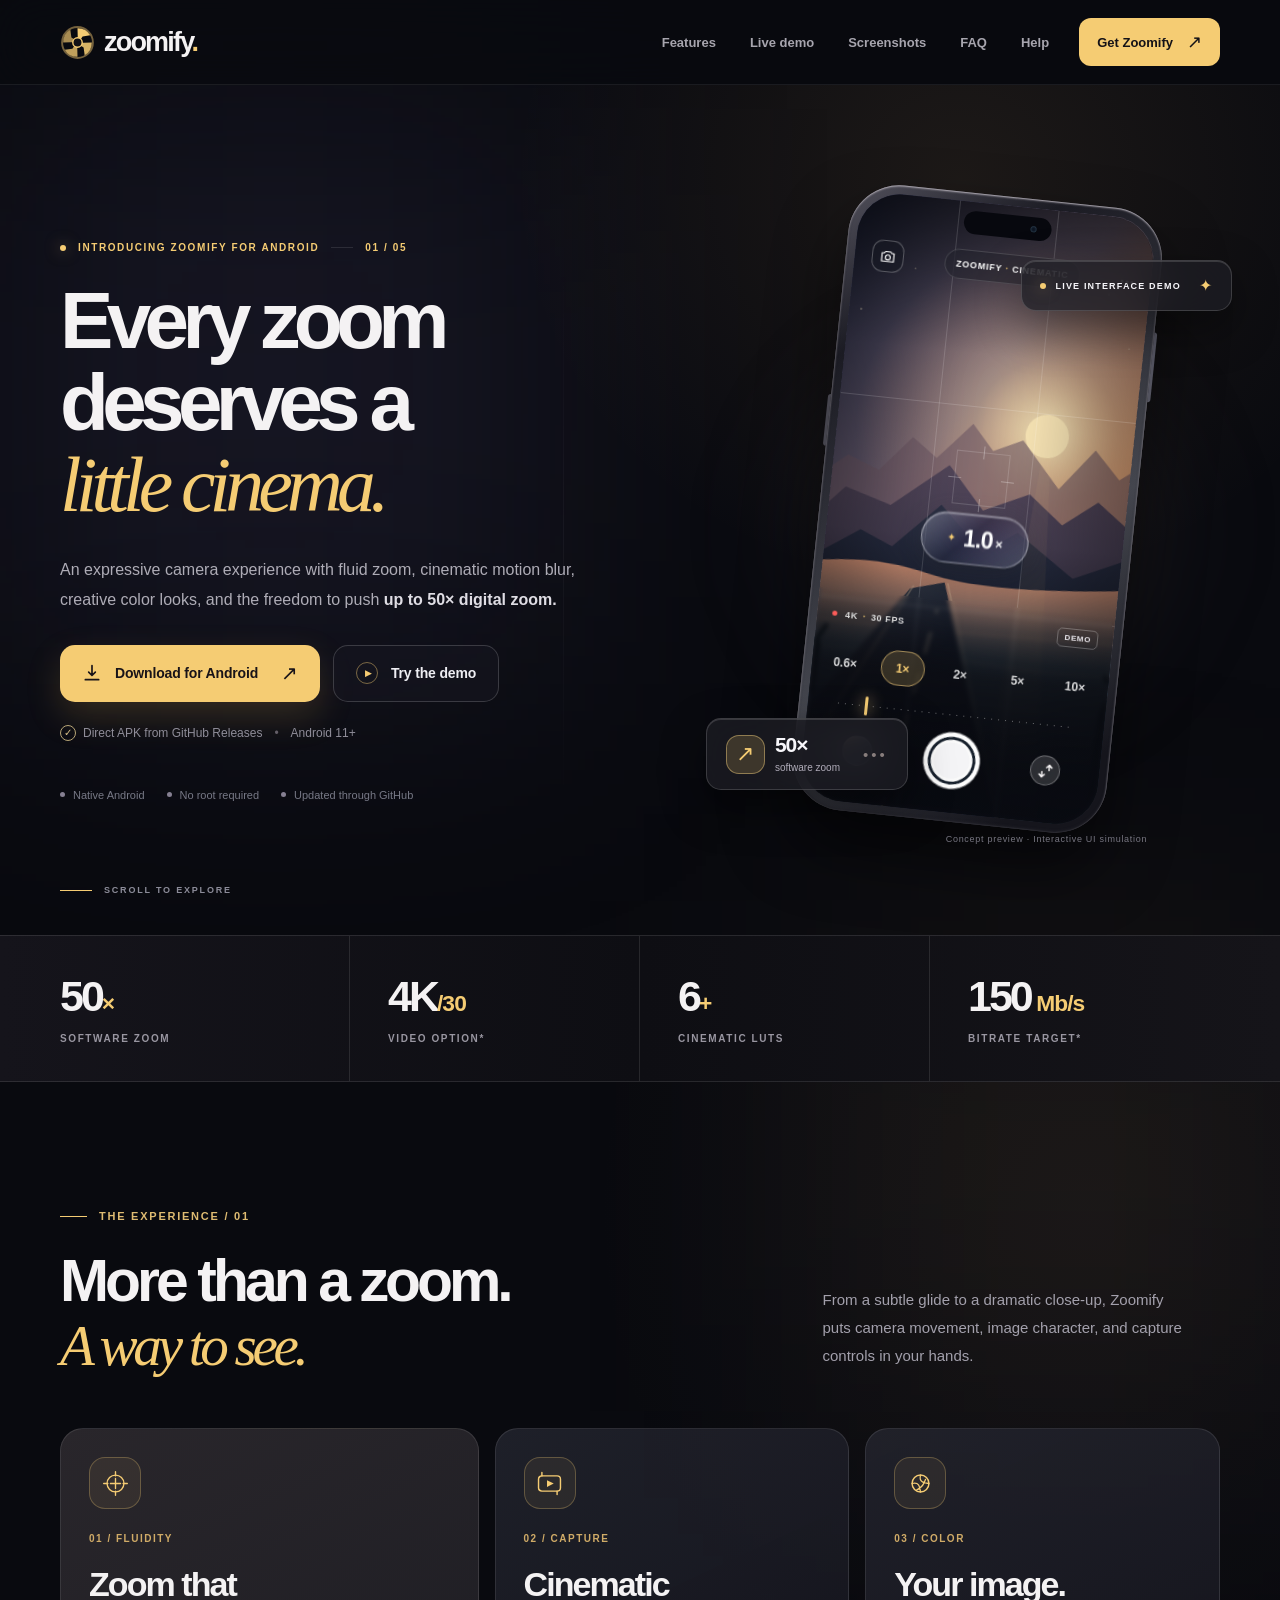
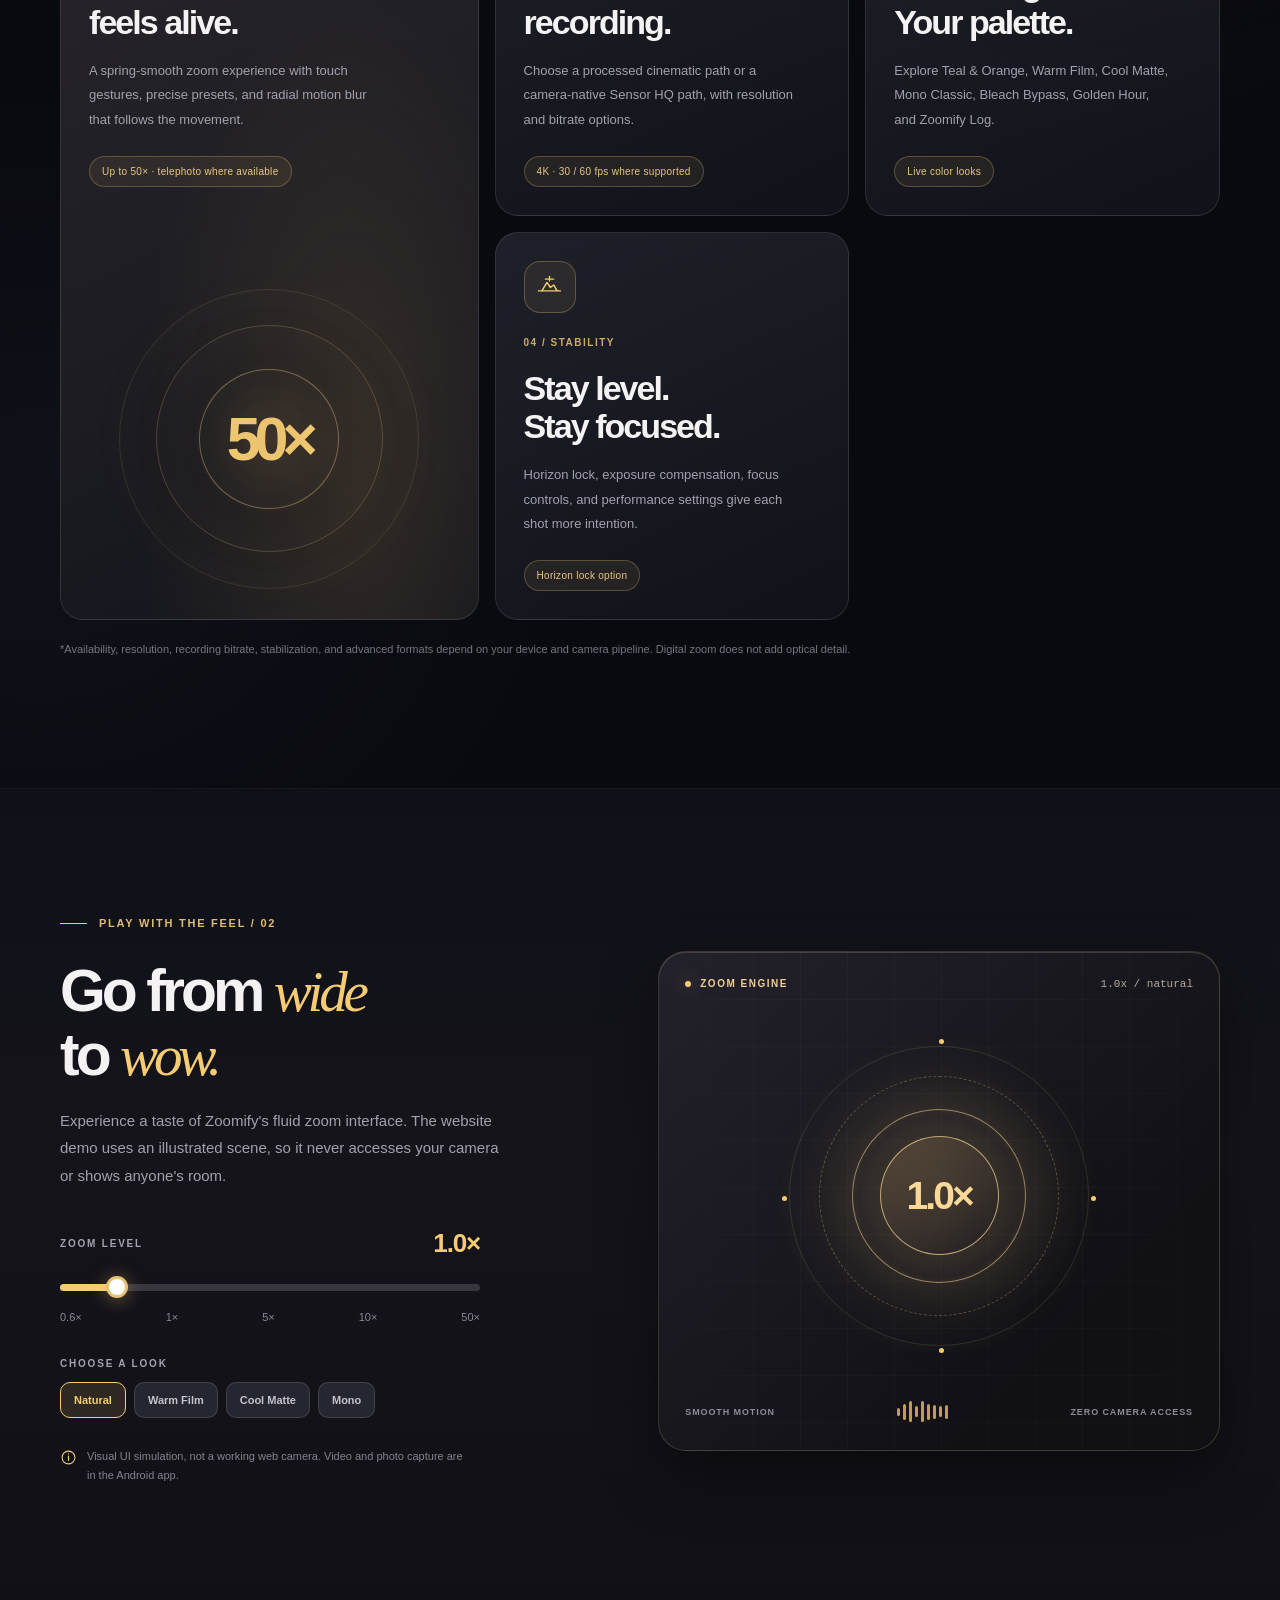
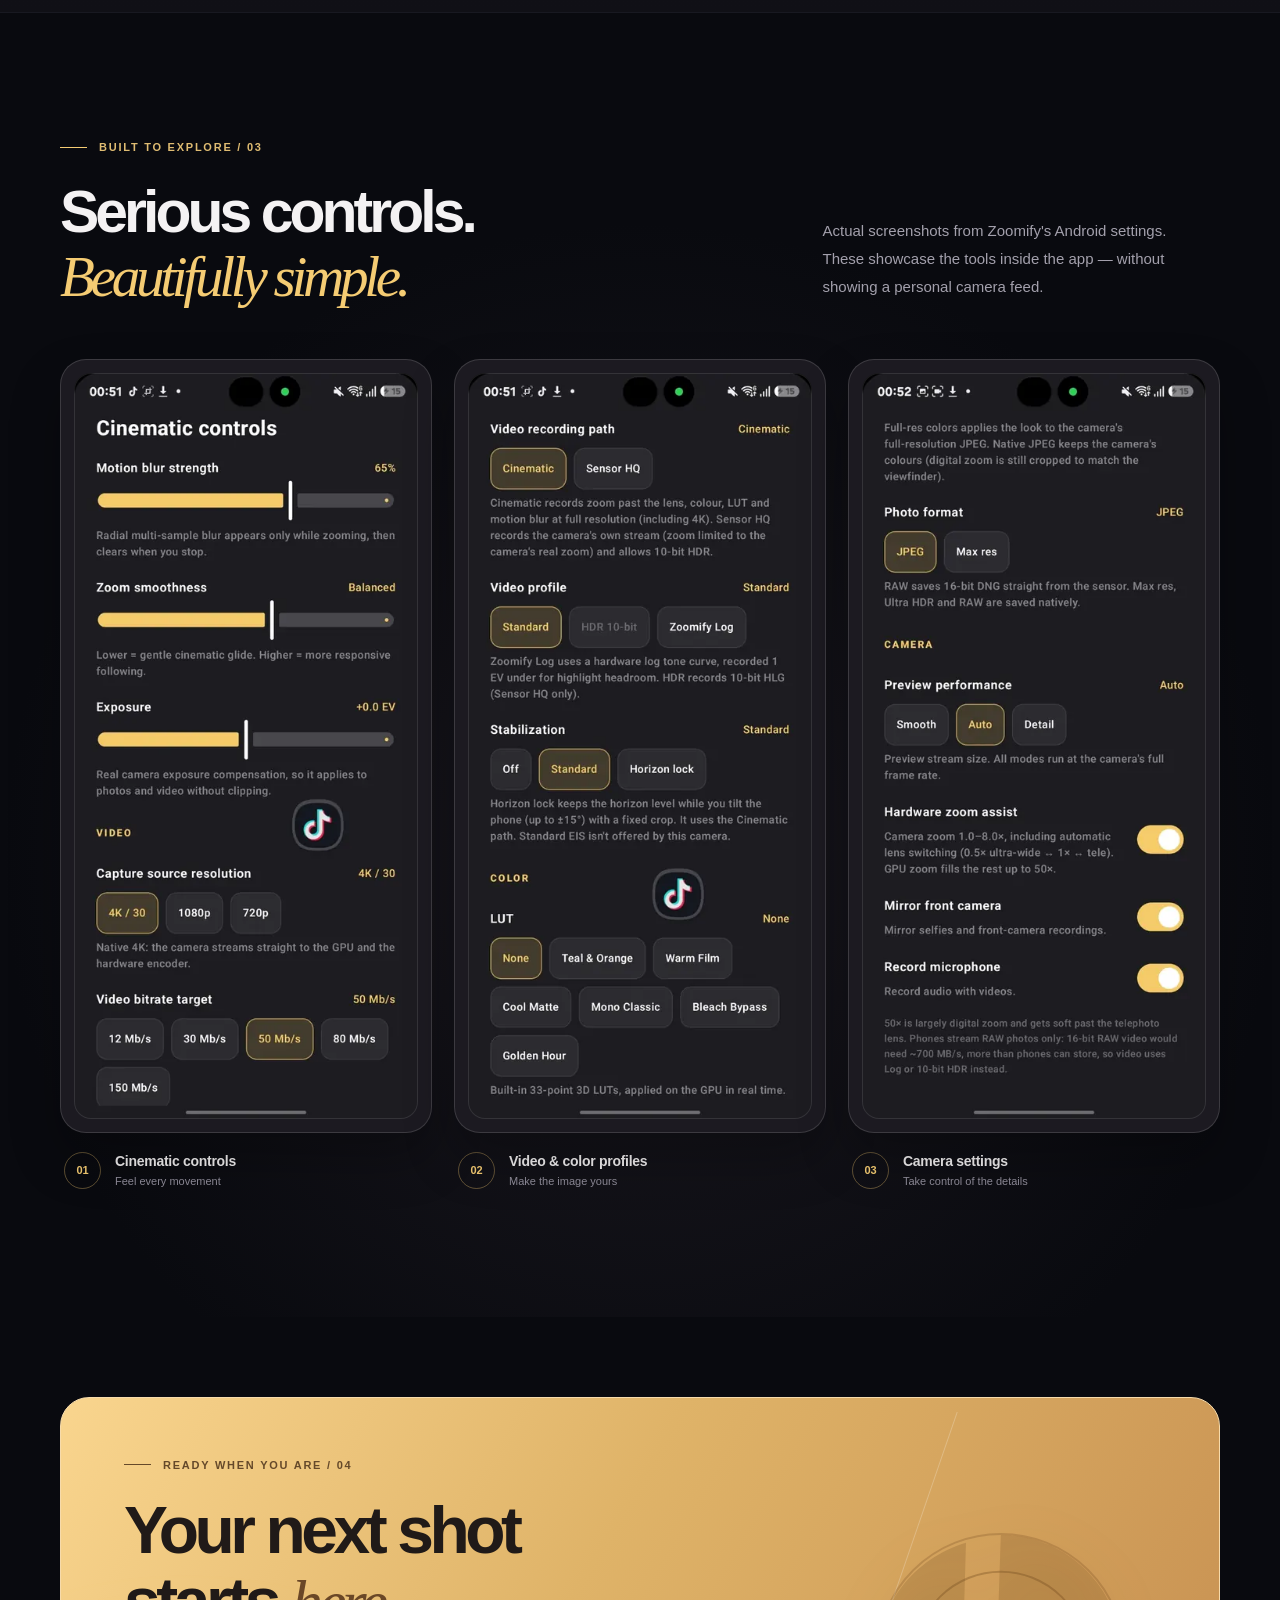
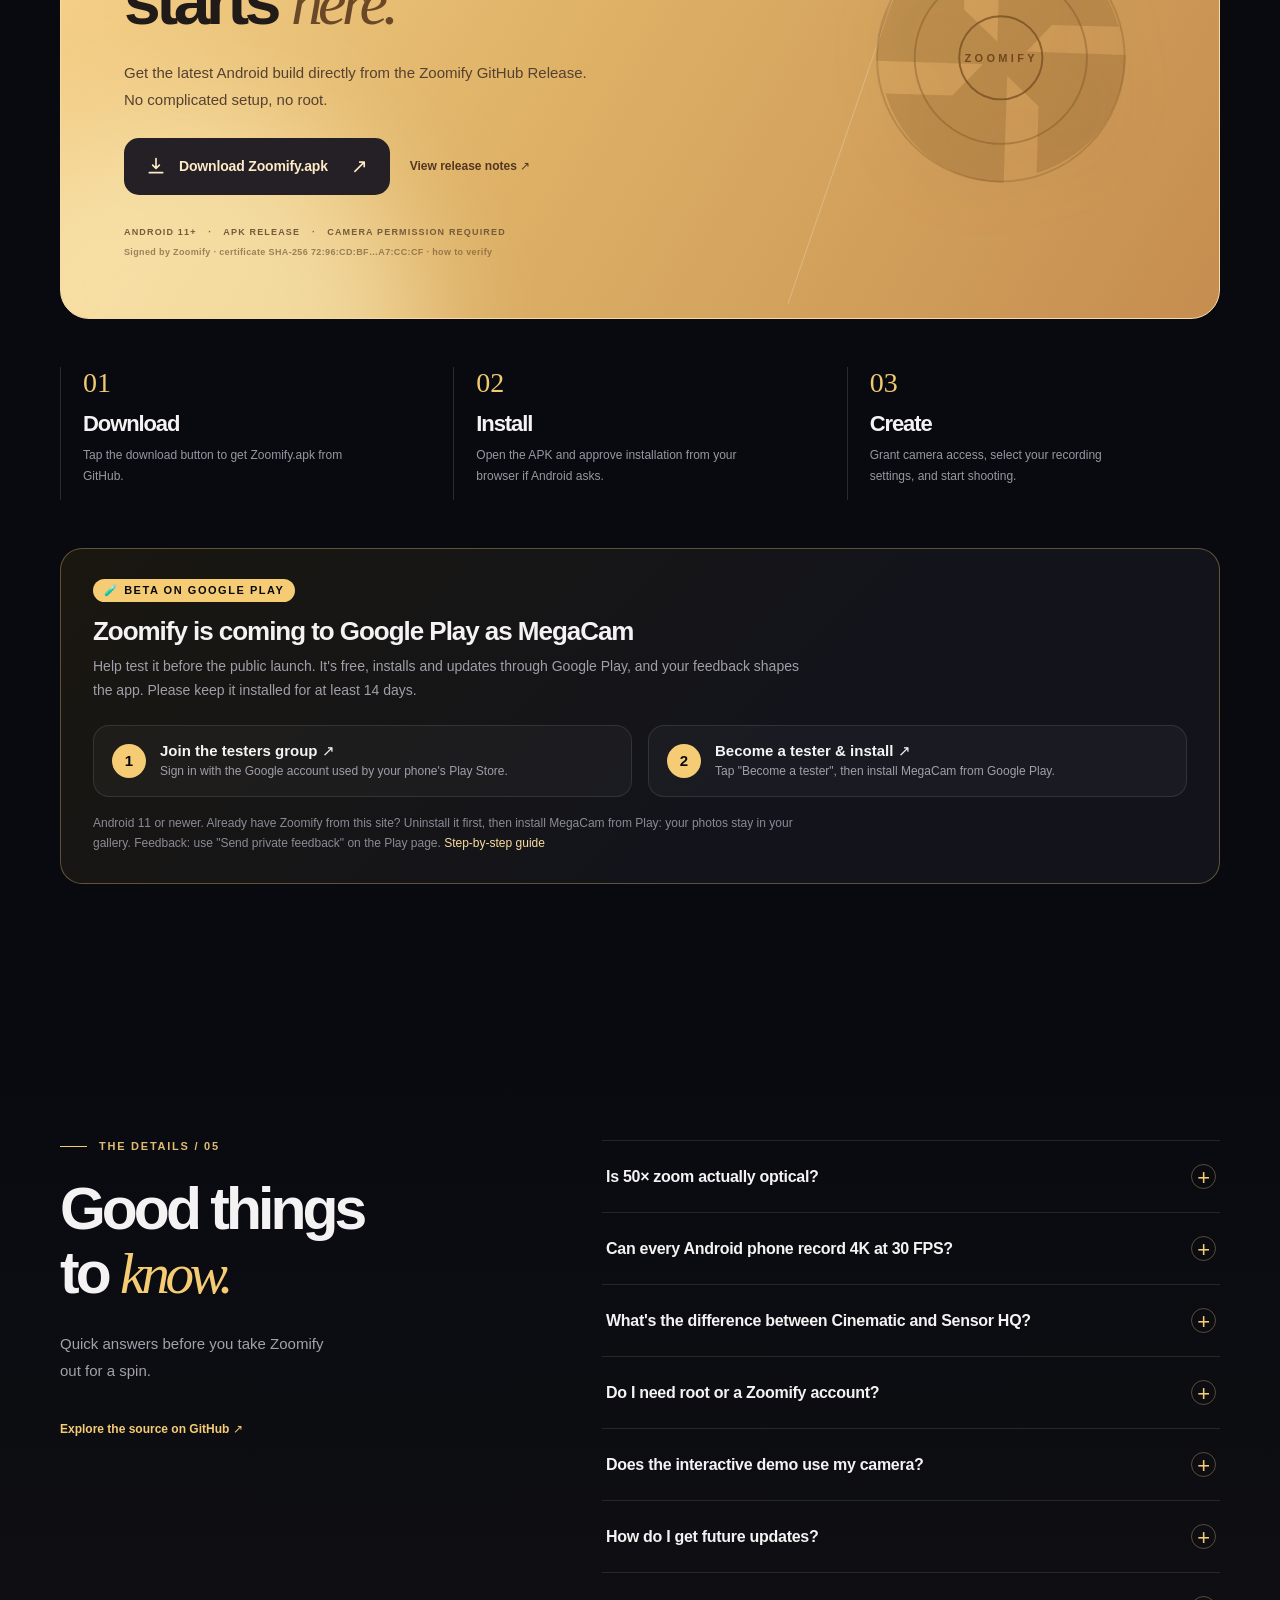
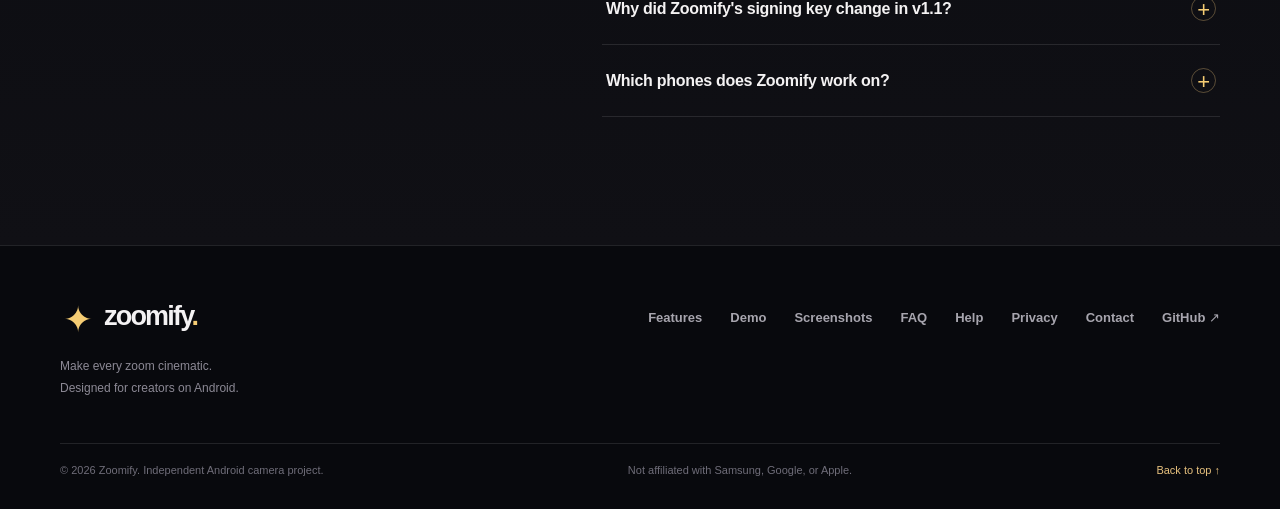
<file: site/index.html>
<!DOCTYPE html>
<html lang="en">
<head>
  <meta charset="UTF-8">
  <meta name="viewport" content="width=device-width, initial-scale=1, viewport-fit=cover">
  <meta name="theme-color" content="#0a0a0e">
  <meta name="description" content="Zoomify is a cinematic camera app for Android. Explore smooth software zoom up to 50×, motion blur, creative color looks, and advanced capture controls. Download the latest Android APK on GitHub.">
  <meta property="og:type" content="website">
  <meta property="og:title" content="Zoomify — Make every zoom cinematic">
  <meta property="og:description" content="Up to 50× software zoom. Cinematic motion blur. Creative color science. Built for Android.">
  <meta name="twitter:card" content="summary_large_image">
  <meta name="color-scheme" content="dark">
  <link rel="icon" href="[data-uri]" type="image/svg+xml">
  <style>
@charset "UTF-8";
:root{--bg:#090a0f;--surface:#13141b;--surface-2:#191a22;--muted:#a09fa9;--text:#f4f2f3;--gold:#f5cc73;--gold-soft:#f9dda0;--line:rgba(255,255,255,.105);--radius:24px;--container:1160px}
*{box-sizing:border-box}
html{scroll-behavior:smooth;scroll-padding-top:88px;overflow-x:clip}
body{margin:0;background:var(--bg);color:var(--text);font-family:Inter,"SF Pro Display",-apple-system,BlinkMacSystemFont,"Segoe UI",sans-serif;font-synthesis:none;-webkit-font-smoothing:antialiased;overflow-x:hidden}
body::before{content:"";position:fixed;inset:0;pointer-events:none;z-index:99;opacity:.075;background-image:url('data:image/svg+xml,%3Csvg viewBox="0 0 160 160" xmlns="http://www.w3.org/2000/svg"%3E%3Cfilter id="n"%3E%3CfeTurbulence type="fractalNoise" baseFrequency=".9" numOctaves="3" stitchTiles="stitch"/%3E%3C/filter%3E%3Crect width="100%25" height="100%25" filter="url(%23n)" opacity=".13"/%3E%3C/svg%3E');mix-blend-mode:soft-light}
button,input{font:inherit}button{cursor:pointer}a{color:inherit;text-decoration:none}svg{display:block;max-width:100%}img{display:block;max-width:100%}h1,h2,h3,p{margin-top:0}h1,h2,h3{letter-spacing:-.048em}::selection{background:#eac379;color:#17120b}
:focus-visible{outline:2px solid var(--gold);outline-offset:5px}
.container{width:min(var(--container),calc(100% - 72px));margin-inline:auto}.section-pad{padding:128px 0}.skip-link{position:absolute;left:16px;top:-70px;z-index:250;padding:12px 18px;background:var(--gold);color:#17110b;border-radius:10px}.skip-link:focus{top:12px}
.ambient{position:absolute;pointer-events:none;filter:blur(130px);z-index:-1}.ambient-one{left:0;top:12%;width:43vw;height:45vw;background:rgba(62,59,98,.24)}.ambient-two{right:0;top:900px;width:35vw;height:40vw;background:rgba(148,112,55,.09)}
/* Header */
.site-header{position:sticky;top:0;z-index:90;background:rgba(9,10,15,.82);border-bottom:1px solid rgba(255,255,255,.075);backdrop-filter:blur(24px) saturate(125%);-webkit-backdrop-filter:blur(24px) saturate(125%)}
.nav{height:84px;display:flex;align-items:center;gap:30px;justify-content:space-between}.brand{display:inline-flex;align-items:center;gap:9px;min-width:max-content}.brand-symbol{width:35px;height:35px;color:var(--gold);display:grid;place-items:center;font-size:36px}.brand-symbol svg{width:100%;height:100%}.brand-word{font-size:27px;font-weight:850;letter-spacing:-1.8px}.brand-dot{color:var(--gold)}
.nav-links{display:flex;align-items:center;gap:34px;margin-left:auto}.nav-links a,.footer-links a{font-size:13px;color:#a7a5ae;font-weight:580;transition:color .2s}.nav-links a:hover,.footer-links a:hover{color:#fff}.nav-download{display:inline-flex;align-items:center;gap:14px;font-size:13px;font-weight:750;color:#141217;background:var(--gold);padding:13px 18px;border-radius:12px;transition:transform .25s,box-shadow .25s}.nav-download:hover{transform:translateY(-2px);box-shadow:0 10px 24px rgba(239,192,97,.2)}.nav-download span{font-size:18px;font-weight:500}.menu-toggle{display:none}
/* Hero */
.hero{position:relative;overflow:hidden;min-height:835px;padding-top:95px;padding-bottom:72px}.hero::before{content:"";position:absolute;right:-6%;top:-24%;width:69vw;height:750px;z-index:-1;background:radial-gradient(ellipse at 55% 40%,rgba(199,154,97,.105),transparent 65%)}.hero::after{content:"";position:absolute;left:44%;top:22%;width:1px;height:62%;background:linear-gradient(transparent,rgba(255,255,255,.04),transparent);z-index:-1}.hero-grid{display:grid;grid-template-columns:minmax(0,1.13fr) minmax(370px,.87fr);align-items:center;gap:45px}.hero-copy{position:relative;z-index:2;max-width:690px}.eyebrow,.section-kicker{font-size:11px;letter-spacing:.20em;font-weight:750;color:var(--gold);display:flex;align-items:center;gap:12px}.eyebrow{font-size:10px;letter-spacing:.16em;white-space:nowrap}.eyebrow-dot,.pulse-dot,.demo-status-dot{display:inline-block;width:6px;height:6px;background:var(--gold);border-radius:50%;box-shadow:0 0 15px rgba(245,204,115,.5);flex:0 0 auto}.eyebrow-line{height:1px;width:22px;background:var(--line)}.hero h1{font-size:clamp(62px,6.25vw,94px);line-height:1.02;font-weight:760;letter-spacing:-.083em;margin:27px 0 30px}.hero h1 em,.section-intro h2 em,.demo h2 em,.download-banner h2 em,.faq h2 em{font-family:Georgia,"Times New Roman",serif;font-size:.97em;letter-spacing:-.075em;color:var(--gold);font-weight:500}.hero-description{font-size:16px;line-height:1.86;color:#aeacb6;max-width:515px}.hero-description strong{font-weight:650;color:#dfdde4}.hero-actions{display:flex;align-items:center;gap:13px;flex-wrap:wrap;margin-top:30px}.button{display:inline-flex;align-items:center;justify-content:center;gap:13px;border-radius:15px;min-height:57px;padding:16px 22px;font-size:14px;letter-spacing:-.012em;font-weight:745;white-space:nowrap;transition:transform .25s,background .25s,border-color .25s,box-shadow .25s}.button:hover{transform:translateY(-3px)}.button svg{width:20px;height:20px}.button-gold{background:var(--gold);color:#181318;box-shadow:0 14px 35px rgba(239,184,84,.17)}.button-gold:hover{background:#fbd88e;box-shadow:0 18px 40px rgba(239,184,84,.22)}.button-arrow{margin-left:10px;font-size:20px;font-weight:400}.button-outline{border:1px solid rgba(255,255,255,.17);background:#17172099;color:#eeeef3}.button-outline:hover{border-color:rgba(255,255,255,.45);background:#22242b}.play-icon{font-size:9px;color:var(--gold);border:1px solid rgba(245,204,115,.45);border-radius:50%;width:22px;height:22px;display:grid;place-items:center;padding-left:2px}.hero-footnote{color:#8f8d99;font-size:12px;display:flex;align-items:center;gap:7px;margin-top:23px}.check-ring{border:1px solid #b7a576;color:#d9c089;width:16px;height:16px;display:inline-grid;place-items:center;border-radius:50%;font-size:10px}.tiny-divider{padding-inline:5px;color:#635e67}.hero-flags{display:flex;flex-wrap:wrap;gap:15px 22px;margin-top:48px}.hero-flags span{font-size:11px;color:#777986;display:flex;align-items:center;gap:8px}.hero-flags i{width:5px;height:5px;border-radius:50%;background:#868092}.hero-scroll-cue{position:absolute;bottom:40px;left:calc((100% - min(var(--container),100% - 72px))/2);display:flex;align-items:center;gap:12px;letter-spacing:.20em;font-size:9px;font-weight:800;color:#8c8c99}.scroll-line{height:1px;width:32px;background:var(--gold)}
/* Device */
.hero-visual{position:relative;display:flex;justify-content:center;padding:15px 0 40px;min-height:635px}.visual-halo{position:absolute;top:18%;left:2%;width:98%;height:66%;border-radius:50%;background:radial-gradient(ellipse,rgba(209,166,104,.2),rgba(109,94,106,.07) 50%,transparent 72%);filter:blur(45px)}.phone-wrap{position:relative;z-index:2;transform:rotate(6deg);transition:transform .45s cubic-bezier(.22,1,.36,1)}.hero-visual:hover .phone-wrap{transform:rotate(2deg) translateY(-5px)}.device{width:315px;height:628px;border-radius:51px;padding:9px;background:linear-gradient(140deg,#52515c,#1b1b23 20%,#44464e 60%,#15151c 90%);box-shadow:0 36px 65px rgba(0,0,0,.52),inset 0 1px 2px #bfbac3,inset 0 -1px 3px #24242b;position:relative}.device::before{content:"";position:absolute;top:120px;right:-3px;width:3px;height:70px;background:#53535f;border-radius:0 3px 3px 0}.device::after{content:"";position:absolute;top:215px;left:-3px;width:3px;height:52px;background:#45444d;border-radius:3px 0 0 3px}.phone-screen{position:relative;width:100%;height:100%;border-radius:43px;overflow:hidden;background:#181926;isolation:isolate}.phone-sensor{position:absolute;z-index:15;top:9px;left:50%;transform:translateX(-50%);width:88px;height:23px;border-radius:25px;background:#07080e}.phone-sensor:after{content:"";position:absolute;right:15px;top:9px;width:6px;height:6px;border-radius:50%;background:#0b1422;box-shadow:inset 0 0 2px #476072}.camera-scene{position:absolute;inset:-2%;transform-origin:50% 54%;transform:scale(var(--scene-zoom,1));transition:transform .62s cubic-bezier(.16,1,.3,1),filter .42s ease;will-change:transform;filter:var(--camera-filter,none)}.camera-scene svg{width:100%;height:100%;object-fit:cover}.camera-scene.is-zooming{filter:var(--camera-filter,none) blur(2px)}.scene-vignette{pointer-events:none;position:absolute;inset:0;box-shadow:inset 0 0 115px 40px rgba(0,0,0,.44);background:linear-gradient(180deg,rgba(0,0,0,.42),transparent 25%,transparent 55%,rgba(0,0,0,.7) 92%);z-index:1}.scene-guide{position:absolute;background:rgba(255,255,255,.15);z-index:3;pointer-events:none}.guide-left{height:100%;width:1px;left:33.33%;top:0}.guide-right{height:100%;width:1px;left:66.66%;top:0}.guide-top{width:100%;height:1px;top:33.33%;left:0}.guide-bottom{width:100%;height:1px;top:66.66%;left:0}.camera-top{position:absolute;z-index:6;top:47px;left:17px;right:17px;display:flex;align-items:center;justify-content:space-between;gap:6px;color:#fff;font-size:9px;font-weight:800;letter-spacing:.09em}.camera-icon{background:#15172069;border:1px solid #ffffff44;backdrop-filter:blur(8px);border-radius:11px;display:grid;place-items:center;width:32px;height:32px}.camera-icon svg{width:18px}.camera-mode{background:#1517205b;padding:9px 10px;border:1px solid #ffffff25;border-radius:20px;backdrop-filter:blur(15px);white-space:nowrap}.camera-mode b{color:var(--gold)}.camera-top-dots{display:flex;gap:2px}.camera-top-dots span{width:3px;height:3px;border-radius:50%;background:#fff}.camera-focus{position:absolute;z-index:3;left:50%;top:45%;width:54px;height:54px;transform:translate(-50%,-50%);border:1px solid #ffffff44;opacity:.6}.camera-focus:before,.camera-focus:after{content:"";position:absolute;background:rgba(255,255,255,.5)}.camera-focus:before{width:13px;height:1px;top:50%;left:-7px}.camera-focus:after{height:13px;width:1px;left:50%;top:-7px}.camera-focus span:first-child:before,.camera-focus span:first-child:after{content:"";position:absolute;background:rgba(255,255,255,.5)}.camera-focus span:first-child:before{width:13px;height:1px;top:50%;right:-7px}.camera-focus span:first-child:after{height:13px;width:1px;left:50%;bottom:-7px}.camera-zoom-badge{z-index:6;position:absolute;top:55%;left:50%;transform:translate(-50%,-50%);display:flex;align-items:center;justify-content:center;gap:2px;min-width:108px;padding:11px 16px;background:linear-gradient(135deg,rgba(255,255,255,.26),rgba(38,36,43,.32) 45%,rgba(255,255,255,.16));border:1px solid rgba(255,255,255,.46);border-radius:99px;box-shadow:inset 0 1px 1px rgba(255,255,255,.36),0 7px 30px #0005,0 0 30px #ffffff13;backdrop-filter:blur(22px) saturate(180%);-webkit-backdrop-filter:blur(22px) saturate(180%);color:#fff;font-size:23px;letter-spacing:-.04em;font-weight:700;transition:transform .18s}.camera-zoom-badge.popping{transform:translate(-50%,-50%) scale(1.08)}.zoom-cross{font-size:11px;color:var(--gold);margin-right:7px}.zoom-suffix{font-size:13px;align-self:flex-end;margin-bottom:4px;margin-left:1px}.camera-bottom{position:absolute;z-index:5;bottom:0;left:0;right:0;padding:15px 15px 24px;background:linear-gradient(0deg,#090b12dd,#0a0b11b0 65%,transparent);backdrop-filter:blur(2px)}.camera-bottom-head{display:flex;align-items:center;gap:5px;font-size:9px;letter-spacing:.07em;color:#ddd;font-weight:800}.camera-bottom-head b{color:var(--gold)}.fake-record-dot{width:5px;height:5px;background:#fc5c59;border-radius:50%;margin-right:3px}.mode-pill{margin-left:auto;padding:4px 6px;font-size:8px;font-weight:900;border:1px solid #ffffff44;color:#ece9ee;border-radius:5px}.zoom-presets{display:flex;justify-content:space-between;gap:2px;margin:21px -4px 15px}.zoom-presets button{border:1px solid transparent;background:transparent;color:rgba(255,255,255,.84);font-size:12px;font-weight:750;width:44px;height:35px;border-radius:30px;transition:all .2s}.zoom-presets button.selected{border-color:#edc77995;background:rgba(245,204,115,.18);color:var(--gold)}.zoom-presets button:hover{background:#ffffff1d}.camera-rail{height:16px;margin:0 15px;position:relative;display:grid;place-items:center}.camera-rail-line{width:100%;height:1px;background:repeating-linear-gradient(to right,#ffffff99 0 1px,transparent 1px 7px);opacity:.65}.camera-rail-marker{position:absolute;left:var(--rail-position,17%);height:19px;width:3px;border-radius:5px;background:var(--gold);box-shadow:0 0 15px #f9d796;transition:left .52s cubic-bezier(.16,1,.3,1)}.camera-shutter-row{display:flex;justify-content:space-between;align-items:center;padding:10px 24px 0}.camera-circle{height:30px;width:30px;border-radius:50%;background:#ffffff25;border:1px solid #ffffff52;display:grid;place-items:center;backdrop-filter:blur(10px)}.camera-thumbnail{background:linear-gradient(135deg,#e8b98a,#475769,#171c2d)}.camera-circle svg{width:21px;height:21px}.camera-shutter{width:56px;height:56px;background:#fafafa;border:4px solid rgba(255,255,255,.72);box-shadow:inset 0 0 0 3px #17202c,0 0 0 1px #ffffff69;border-radius:50%;display:grid;place-items:center}.camera-shutter i{width:36px;height:36px;background:#f4f4f6;border-radius:50%}.floating-card{position:absolute;z-index:4;display:flex;align-items:center;gap:10px;border-radius:15px;border:1px solid #ffffff27;background:rgba(30,30,37,.75);backdrop-filter:blur(22px);box-shadow:0 17px 45px #0006,inset 0 1px #ffffff24;color:#f7f6fa}.floating-card-top{top:80px;right:-12px;padding:15px 18px;font-size:9px;font-weight:780;letter-spacing:.13em}.card-icon{color:var(--gold);font-size:16px;margin-left:8px}.floating-card-bottom{bottom:73px;left:-29px;padding:14px 19px}.floating-card-bottom>span:first-child{width:39px;height:39px;background:rgba(245,204,115,.17);display:grid;place-items:center;border:1px solid #e7c4777e;border-radius:13px;color:var(--gold);font-size:22px}.floating-card-bottom strong{font-size:21px;letter-spacing:-.05em;display:block}.floating-card-bottom small{color:#b1adba;font-size:10px}.floating-ellipsis{color:#877d7c;font-size:15px;letter-spacing:.2em;margin-left:13px}.visual-caption{position:absolute;bottom:10px;right:15%;font-size:9px;letter-spacing:.08em;color:#777681;z-index:5}
/* key stats */
.trust-strip{border-top:1px solid var(--line);border-bottom:1px solid var(--line);background:linear-gradient(90deg,#15141b,#0e0e13,#151419)}.trust-grid{display:grid;grid-template-columns:repeat(4,1fr)}.trust-item{display:flex;align-items:flex-start;flex-direction:column;justify-content:center;min-height:145px;padding:22px 38px;border-right:1px solid var(--line)}.trust-item:first-child{padding-left:0}.trust-item:last-child{border-right:0}.trust-number{font-size:43px;font-weight:730;letter-spacing:-.07em;line-height:1.1}.trust-number span{font-size:.53em;color:var(--gold);letter-spacing:-.04em}.trust-item small{color:#9996a1;letter-spacing:.16em;font-size:10px;margin-top:13px;font-weight:760}
/* sections */
.section-intro{margin-bottom:52px}.section-kicker{color:#dfbc72;letter-spacing:.16em}.kicker-line{width:27px;height:1px;background:var(--gold)}.section-intro-grid{display:grid;grid-template-columns:1.25fr .75fr;align-items:end;gap:100px;margin-top:27px}.section-intro h2,.demo h2,.download-banner h2,.faq h2{font-size:clamp(43px,4.6vw,69px);line-height:1.08;font-weight:730;letter-spacing:-.067em;margin:0}.section-intro p,.demo-left>p,.faq-side>p{color:#a3a0ac;font-size:15px;line-height:1.85;max-width:370px;margin:0 0 7px}
.features{background:radial-gradient(ellipse at 3% 80%,rgba(43,48,71,.19),transparent 30%),radial-gradient(ellipse at 85% 10%,rgba(85,70,69,.11),transparent 32%)}.feature-grid{display:grid;grid-template-columns:1.18fr 1fr 1fr;gap:16px}.feature-card{min-height:380px;border:1px solid rgba(255,255,255,.105);border-radius:23px;background:linear-gradient(155deg,rgba(37,38,48,.79),rgba(20,20,29,.82));padding:28px;position:relative;overflow:hidden;transition:border-color .3s,transform .3s}.feature-card:hover{transform:translateY(-5px);border-color:rgba(245,204,115,.35)}.feature-card-large{grid-column:span 1;grid-row:span 2;min-height:780px;display:flex;flex-direction:column;justify-content:flex-start;background:radial-gradient(ellipse at 70% 80%,rgba(139,108,66,.24),transparent 52%),linear-gradient(155deg,#29262b,#13151c)}.feature-icon{width:52px;height:52px;border:1px solid rgba(245,204,115,.28);border-radius:16px;display:grid;place-items:center;background:rgba(245,204,115,.065);color:var(--gold);margin-bottom:24px}.feature-icon svg{width:27px;height:27px}.feature-num{font-size:10px;letter-spacing:.15em;font-weight:740;color:#d0ab67;margin:0 0 22px}.feature-card h3{font-size:34px;line-height:1.1;letter-spacing:-.057em;margin:0 0 18px}.feature-card>p:not(.feature-num),.feature-card>div>p:not(.feature-num){font-size:13px;line-height:1.88;color:#a3a0ae;max-width:278px;margin-bottom:24px}.feature-pill{border:1px solid rgba(245,204,115,.26);border-radius:30px;padding:9px 12px;display:inline-flex;font-size:10px;letter-spacing:.03em;color:#e8c784;background:rgba(245,204,115,.07)}.feature-card-large .feature-pill{position:relative;z-index:2}.feature-graphic{position:absolute;bottom:38px;left:0;right:0;height:285px;display:grid;place-items:center}.zoom-rings span{position:absolute;width:210px;height:210px;border:1px solid rgba(238,199,126,.13);border-radius:50%;box-shadow:inset 0 0 60px #e5b66a08,0 0 40px #e5b66a06}.zoom-rings span:nth-child(1){width:300px;height:300px}.zoom-rings span:nth-child(2){width:227px;height:227px;border-color:rgba(238,199,126,.24)}.zoom-rings span:nth-child(3){width:140px;height:140px;border-color:rgba(238,199,126,.4);background:radial-gradient(circle,#b0895227,transparent 68%)}.zoom-rings b{font-size:61px;letter-spacing:-.1em;color:var(--gold);font-weight:600}.capability-note{color:#777580;font-size:11px;line-height:1.8;margin:20px 0 0}
/* Interactive demo */
.demo{background:linear-gradient(180deg,#0f1018,#15141b 44%,#101016);border-top:1px solid #ffffff0a;border-bottom:1px solid #ffffff0a}.demo-grid{display:grid;grid-template-columns:minmax(0,.95fr) minmax(0,1.05fr);gap:90px;align-items:center}.demo h2{margin:30px 0 20px}.demo-left>p{max-width:450px}.zoom-controller{margin-top:38px;max-width:420px}.zoom-controller-head{display:flex;align-items:center;justify-content:space-between;gap:20px;margin-bottom:18px}.zoom-controller-head span,.look-controller p{font-size:10px;letter-spacing:.18em;font-weight:780;color:#a5a2ae}.zoom-controller-head strong{color:var(--gold);font-size:26px;letter-spacing:-.045em}.zoom-controller input{width:100%;margin:0;appearance:none;-webkit-appearance:none;height:7px;background:linear-gradient(to right,var(--gold) 0 var(--range-progress,16.8%),#37353d var(--range-progress,16.8%) 100%);border-radius:8px;cursor:ew-resize;outline:0}.zoom-controller input:focus-visible{outline:2px solid var(--gold);outline-offset:6px}.zoom-controller input::-webkit-slider-thumb{appearance:none;-webkit-appearance:none;background:#fff;border:3px solid #e8c276;box-shadow:0 2px 18px #efc7776a;width:22px;height:22px;border-radius:50%;cursor:grab}.zoom-controller input::-moz-range-thumb{background:#fff;border:3px solid #e8c276;box-shadow:0 2px 18px #efc7776a;width:18px;height:18px;border-radius:50%;cursor:grab}.zoom-tick-labels{display:flex;justify-content:space-between;font-size:11px;color:#8a8793;margin-top:16px}.look-controller{margin-top:35px}.look-buttons{display:flex;flex-wrap:wrap;gap:8px;margin-top:13px}.look-buttons button{border:1px solid #ffffff22;border-radius:10px;color:#c5c2cb;padding:11px 13px;background:#262630;transition:all .2s;font-size:11px;font-weight:650}.look-buttons button:hover{border-color:#f5cc7380}.look-buttons button.active{border-color:var(--gold);background:#f5cc731f;color:var(--gold)}.demo-hint{display:flex;align-items:flex-start;gap:10px;font-size:11px;color:#85828e;line-height:1.7;max-width:412px;margin-top:29px}.demo-hint svg{width:17px;height:17px;flex:none;margin-top:2px;color:var(--gold)}.demo-panel{position:relative;height:500px;border:1px solid rgba(245,204,115,.18);border-radius:28px;background:radial-gradient(ellipse at 50% 48%,#51433254,transparent 38%),linear-gradient(135deg,#23222c,#101015 75%);overflow:hidden;box-shadow:0 25px 60px #0006,inset 0 1px #ffffff23}.demo-panel::before{content:"";position:absolute;inset:0;background-image:linear-gradient(#ffffff06 1px,transparent 1px),linear-gradient(90deg,#ffffff06 1px,transparent 1px);background-size:47px 47px;mask-image:linear-gradient(90deg,transparent,#000 15%,#000 85%,transparent)}.demo-panel-top{position:absolute;left:26px;right:26px;top:26px;display:flex;justify-content:space-between;gap:12px;align-items:center;z-index:2}.demo-panel-top>span:first-child{font-size:10px;letter-spacing:.15em;color:#f1ce91;font-weight:770;display:flex;align-items:center;gap:9px}.code-readout{font-family:ui-monospace,Menlo,monospace;color:#b4aa9d;font-size:11px}.demo-lens{width:340px;height:340px;position:absolute;left:50%;top:49%;transform:translate(-50%,-50%);display:grid;place-items:center}.demo-lens-ring{border-radius:50%;position:absolute;transition:transform .4s}.ring-one{width:300px;height:300px;border:1px solid #f1c67925;box-shadow:0 0 30px #e3bc8b09}.ring-two{width:240px;height:240px;border:1px dashed #e5be7855;animation:spin 35s linear infinite}.ring-three{width:174px;height:174px;border:1px solid #f0cd8a90;background:radial-gradient(circle,#c3a46b1c,#ffffff02 65%);box-shadow:0 0 60px #e7c37e13,0 0 10px #e7c37e10 inset}.demo-lens-light{position:absolute;width:380px;height:380px;border-radius:50%;background:radial-gradient(circle,#f3cf844a,transparent 58%);filter:blur(20px);opacity:.4}.demo-lens-center{position:relative;z-index:2;display:grid;place-items:center;width:119px;height:119px;border-radius:50%;border:1px solid #f8d693b7;background:linear-gradient(145deg,#ba95653b,#1c1a20b8);backdrop-filter:blur(16px);color:#f9d898;font-size:39px;letter-spacing:-.075em;font-weight:750;transition:transform .2s}.demo-lens-center.animated{transform:scale(1.14)}.lens-tick{width:5px;height:5px;border-radius:50%;background:#f5cb6b;position:absolute}.tick-a{top:13px;left:50%}.tick-b{bottom:13px;left:50%}.tick-c{top:50%;left:13px}.tick-d{top:50%;right:13px}.demo-panel-bottom{position:absolute;bottom:26px;left:26px;right:26px;display:flex;align-items:center;justify-content:space-between;gap:8px;z-index:2}.demo-panel-bottom>span{font-size:9px;letter-spacing:.1em;color:#8f8b97;font-weight:720}.wave-bars{display:flex;align-items:center;gap:3px;height:24px}.wave-bars span{width:3px;height:8px;border-radius:3px;background:var(--gold);opacity:.75;animation:wave 1.2s ease-in-out infinite alternate}.wave-bars span:nth-child(2),.wave-bars span:nth-child(6){animation-delay:.15s;height:16px}.wave-bars span:nth-child(3),.wave-bars span:nth-child(5){animation-delay:.3s;height:21px}.wave-bars span:nth-child(4),.wave-bars span:nth-child(8){animation-delay:.47s;height:11px}.wave-bars span:nth-child(7),.wave-bars span:nth-child(9){animation-delay:.67s;height:14px}
@keyframes spin{to{transform:rotate(360deg)}}@keyframes wave{to{transform:scaleY(.35);opacity:.4}}
/* Screenshots */
.screenshots{background:radial-gradient(circle at 50% 65%,#2a252e88,transparent 60%)}.screenshot-grid{display:grid;grid-template-columns:repeat(3,minmax(0,1fr));gap:22px}.screenshot-card{margin:0;min-width:0}.screenshot-frame{border-radius:26px;border:1px solid #ffffff24;background:#1c1a21;padding:13px;overflow:hidden;box-shadow:0 25px 50px #0004;transition:transform .3s,border-color .3s;position:relative}.screenshot-frame:hover{transform:translateY(-7px);border-color:#f1c47975}.screenshot-frame::after{content:"";position:absolute;inset:13px;border-radius:17px;pointer-events:none;box-shadow:inset 0 0 0 1px #ffffff1a}.screenshot-frame img{width:100%;aspect-ratio:440/953;height:auto;object-fit:cover;border-radius:17px}.screenshot-card figcaption{display:flex;align-items:center;gap:14px;padding:19px 4px 0}.screenshot-card figcaption b{width:37px;height:37px;display:grid;place-items:center;border-radius:50%;border:1px solid #f5cc7359;color:var(--gold);font-size:11px;font-weight:750}.screenshot-card figcaption div{display:flex;flex-direction:column;gap:6px}.screenshot-card figcaption strong{font-weight:690;font-size:14px;letter-spacing:-.02em}.screenshot-card figcaption span{font-size:11px;color:#8f8c99}
/* Download */
.download-section{padding-top:80px}.download-banner{position:relative;min-height:478px;overflow:hidden;border-radius:29px;background:linear-gradient(120deg,#f9d58e 0,#dfb368 43%,#c58d4f 100%);color:#201a18;border:1px solid #f7dbab;display:grid;grid-template-columns:1.4fr .6fr;padding:61px 63px;isolation:isolate}.download-banner::after{content:"";position:absolute;top:0;bottom:0;left:70%;width:1px;background:#ffffff3b;transform:rotate(19deg);z-index:-1}.banner-glow{position:absolute;width:470px;height:470px;left:-110px;bottom:-260px;border-radius:50%;background:#fff5c988;filter:blur(60px);z-index:-1}.download-banner .section-kicker{color:#65492a}.download-banner .kicker-line{background:#65492a}.download-banner h2{font-size:clamp(51px,5.15vw,75px);margin:24px 0 22px}.download-banner h2 em{color:#6a4727}.banner-copy{max-width:615px;position:relative;z-index:3}.banner-copy>p{line-height:1.8;color:#55412f;max-width:475px;font-size:15px}.banner-cta{display:flex;gap:20px;align-items:center;flex-wrap:wrap;margin-top:25px}.button-dark{color:#fcebc5;background:#252026}.button-dark:hover{background:#131113}.github-link{font-size:12px;font-weight:760;color:#533622;white-space:nowrap}.github-link:hover{text-decoration:underline}.banner-compatibility{display:block;font-size:9px;letter-spacing:.13em;font-weight:800;color:#765b3b;margin-top:32px}.banner-compatibility span{padding:0 8px}.banner-aperture{display:flex;align-items:center;justify-content:center;position:relative;color:#70481e}.banner-aperture svg{width:min(330px,100%);filter:drop-shadow(0 12px 30px #8954203b);animation:spin 80s linear infinite}.banner-aperture span{position:absolute;font-size:11px;font-weight:900;letter-spacing:.3em}.install-steps{display:grid;grid-template-columns:repeat(3,minmax(0,1fr));gap:20px;padding-top:48px}.install-steps article{padding-left:22px;border-left:1px solid #ffffff23}.install-steps span{color:#f0c872;font-family:Georgia,serif;font-size:28px}.install-steps h3{font-size:22px;letter-spacing:-.05em;margin:12px 0 8px}.install-steps p{font-size:12px;line-height:1.8;color:#9996a2;max-width:270px}
/* FAQ */
.faq{background:linear-gradient(180deg,#090a0f,#101015)}.faq-grid{display:grid;grid-template-columns:.8fr 1.2fr;gap:130px}.faq h2{margin:25px 0}.faq-side>p{max-width:275px}.text-link{display:inline-block;color:var(--gold);font-size:12px;margin-top:30px;font-weight:720;transition:transform .2s}.text-link:hover{transform:translateX(4px)}.faq-items{border-top:1px solid var(--line)}.faq-items details{border-bottom:1px solid var(--line);padding:0 4px}.faq-items summary{cursor:pointer;list-style:none;display:flex;justify-content:space-between;gap:20px;align-items:center;font-size:16px;font-weight:600;letter-spacing:-.018em;padding:23px 0}.faq-items summary::-webkit-details-marker{display:none}.faq-items summary span{display:grid;place-items:center;flex:none;width:25px;height:25px;border-radius:50%;color:var(--gold);font-size:22px;font-weight:300;border:1px solid #efc77d55;transition:transform .2s}.faq-items details[open] summary span{transform:rotate(45deg)}.faq-items details p{font-size:13px;line-height:1.9;color:#a39faa;max-width:590px;margin:-4px 35px 23px 0}.faq-items details[open] summary{color:var(--gold)}
/* Footer */
.site-footer{border-top:1px solid var(--line);background:#08090d}.footer-upper{padding:53px 0 43px;display:flex;justify-content:space-between;gap:24px;align-items:flex-start}.footer-upper p{color:#8c8995;font-size:12px;line-height:1.8;margin:20px 0 0}.footer-links{display:flex;flex-wrap:wrap;gap:22px 28px;justify-content:flex-end;padding-top:11px}.footer-lower{border-top:1px solid var(--line);padding:20px 0 33px;display:flex;justify-content:space-between;gap:18px;flex-wrap:wrap;color:#6f6d79;font-size:11px}.footer-lower a{color:#e7c17e}
/* scroll reveal */
.reveal{opacity:0;transform:translateY(24px);transition:opacity .76s ease,transform .76s cubic-bezier(.16,1,.3,1)}.reveal.visible{opacity:1;transform:none}
/* Responsiveness */
@media(max-width:1150px){.hero-grid{grid-template-columns:minmax(0,1fr) minmax(325px,.9fr);gap:4px}.hero h1{font-size:clamp(56px,7.5vw,81px)}.device{width:285px;height:576px}.phone-screen{border-radius:41px}.floating-card-top{right:0}.floating-card-bottom{left:-5px}.feature-grid{grid-template-columns:1fr 1fr}.feature-card-large{grid-row:span 2}.feature-card{min-height:365px}.feature-card-large{min-height:750px}.demo-grid{gap:40px}.faq-grid{gap:70px}}
@media(max-width:880px){.container{width:min(var(--container),calc(100% - 42px))}.section-pad{padding:93px 0}.nav{height:74px}.nav-links{position:absolute;display:none;top:74px;left:0;right:0;flex-direction:column;align-items:stretch;gap:0;background:#111017f7;border-bottom:1px solid #ffffff21;padding:10px 21px 19px;box-shadow:0 30px 40px #0008}.nav-links.open{display:flex}.nav-links a{padding:13px 8px;font-size:14px}.menu-toggle{display:flex;flex-direction:column;gap:6px;justify-content:center;align-items:center;width:40px;height:38px;border:1px solid #ffffff20;background:#1d1c24;border-radius:12px}.menu-toggle span{width:18px;height:2px;border-radius:2px;background:#fff;transition:transform .2s}.menu-toggle[aria-expanded=true] span:first-child{transform:translateY(4px) rotate(45deg)}.menu-toggle[aria-expanded=true] span:last-child{transform:translateY(-4px) rotate(-45deg)}.nav-download{margin-left:auto}.hero{min-height:auto;padding-top:78px;padding-bottom:55px}.hero-grid{grid-template-columns:1fr;gap:55px;text-align:center}.hero-copy{margin:0 auto}.eyebrow{justify-content:center}.hero-description{margin:0 auto}.hero h1{font-size:clamp(60px,9.5vw,86px)}.hero-actions,.hero-footnote,.hero-flags{justify-content:center}.hero-flags{margin-top:34px}.hero-visual{min-height:640px}.phone-wrap{transform:rotate(3deg)}.hero-visual:hover .phone-wrap{transform:rotate(1deg)}.visual-caption{right:20%}.hero-scroll-cue{display:none}.trust-item{padding:20px}.trust-item:first-child{padding-left:0}.section-intro-grid{gap:35px}.demo-grid{grid-template-columns:1fr;gap:52px}.demo-left{max-width:600px}.demo-panel{height:445px}.screenshot-grid{gap:12px}.screenshot-frame{padding:7px;border-radius:17px}.screenshot-frame::after{inset:7px;border-radius:12px}.screenshot-frame img{border-radius:12px}.screenshot-card figcaption{gap:7px}.screenshot-card figcaption b{width:30px;height:30px;font-size:10px}.screenshot-card figcaption strong{font-size:12px}.screenshot-card figcaption span{font-size:10px}.download-banner{padding:46px 40px}.faq-grid{gap:40px}}
@media(max-width:640px){.container{width:calc(100% - 32px)}.section-pad{padding:76px 0}.site-header .brand-word{font-size:24px}.nav-download{font-size:12px;padding:11px 13px;gap:6px}.nav-download span{display:none}.hero{padding-top:62px;padding-bottom:35px}.hero h1{font-size:clamp(56px,12.2vw,72px);margin:24px 0}.eyebrow{font-size:9px;letter-spacing:.08em;gap:8px}.eyebrow-line{display:none}.hero-description{font-size:14px;line-height:1.8}.hero-actions{gap:11px}.hero-actions .button{min-height:52px;padding:13px 15px;font-size:13px}.hero-actions .button-arrow{margin-left:0}.hero-footnote{font-size:11px}.hero-flags{gap:11px 14px;margin-top:30px;justify-content:center}.hero-flags span{font-size:10px}.hero-visual{margin-top:12px;min-height:615px;padding-bottom:58px}.device{height:553px;width:279px}.floating-card-top{top:5px;right:-2px;font-size:8px;padding:10px 12px}.floating-card-bottom{bottom:74px;left:3px;padding:10px 14px}.floating-card-bottom strong{font-size:18px}.floating-card-bottom>span:first-child{width:34px;height:34px}.floating-ellipsis{display:none}.visual-caption{bottom:8px;right:9%}.trust-grid{grid-template-columns:repeat(2,1fr)}.trust-item{min-height:128px;padding:20px!important;border-bottom:1px solid var(--line)}.trust-item:nth-child(2n){border-right:0}.trust-item:nth-last-child(-n+2){border-bottom:0}.trust-number{font-size:36px}.trust-item small{font-size:9px;margin-top:11px}.section-intro-grid{grid-template-columns:1fr;gap:14px;margin-top:23px}.section-intro h2,.demo h2,.faq h2{font-size:46px}.section-intro p{font-size:13px}.section-intro{margin-bottom:31px}.feature-grid{grid-template-columns:1fr;gap:11px}.feature-card,.feature-card-large{min-height:auto;grid-row:auto;grid-column:auto;padding:27px}.feature-card-large{min-height:650px}.feature-card h3{font-size:32px}.feature-card:not(.feature-card-large){min-height:323px}.feature-card .feature-icon{margin-bottom:24px}.feature-graphic{bottom:8px}.demo-left>p{font-size:13px}.zoom-controller{margin-top:32px}.demo-panel{height:395px}.demo-lens{transform:translate(-50%,-50%) scale(.82)}.demo-panel-bottom{left:15px;right:15px}.demo-panel-bottom>span{font-size:8px}.screenshot-grid{grid-template-columns:1fr 1fr;gap:20px 12px}.screenshot-card:last-child{grid-column:1 / -1;width:calc(50% - 6px);margin:0 auto}.screenshot-frame{padding:6px}.screenshot-card figcaption strong{font-size:11px}.screenshot-card figcaption span{display:none}.download-section{padding-top:42px}.download-banner{grid-template-columns:1fr;min-height:auto;padding:36px 25px 31px}.download-banner h2{font-size:55px}.banner-copy>p{font-size:13px}.banner-cta{gap:17px}.banner-compatibility{font-size:8px;line-height:1.8}.banner-aperture{position:absolute;width:200px;height:200px;right:-60px;top:-48px;opacity:.19}.install-steps{grid-template-columns:1fr;gap:20px;padding-top:38px}.install-steps article{padding-left:19px}.install-steps h3{font-size:19px}.install-steps p{margin-bottom:0}.faq-grid{grid-template-columns:1fr;gap:35px}.faq h2{font-size:50px}.faq-items summary{font-size:14px;padding:21px 0}.faq-items details p{font-size:12px}.footer-upper{flex-direction:column}.footer-links{justify-content:flex-start}.footer-lower{font-size:10px;line-height:1.6}}
@media(max-width:360px){.container{width:calc(100% - 24px)}.hero h1{font-size:51px}.nav-download{font-size:11px;padding:10px 9px}.brand-word{font-size:22px}.brand-symbol{width:28px;height:28px}.hero-actions .button{font-size:12px}.floating-card-top{right:-3px}.device{width:264px;height:532px}.hero-visual{min-height:590px}.section-intro h2,.demo h2{font-size:40px}.zoom-tick-labels{font-size:10px}}
@media(prefers-reduced-motion:reduce){html{scroll-behavior:auto}*,*:before,*:after{animation-duration:.01ms!important;animation-iteration-count:1!important;transition-duration:.01ms!important}.reveal{opacity:1;transform:none}}

.feature-card-large .feature-graphic{pointer-events:none}

.play-beta{margin-top:48px;padding:30px 32px;border:1px solid #f5cc7355;border-radius:22px;background:linear-gradient(135deg,#1a1710,#13141b 60%)}.play-beta .beta-tag{display:inline-block;font-size:11px;font-weight:700;letter-spacing:.14em;color:#090a0f;background:var(--gold);border-radius:99px;padding:5px 11px}.play-beta h3{font-size:26px;letter-spacing:-.04em;margin:14px 0 8px}.play-beta>p{color:var(--muted);font-size:14px;line-height:1.7;max-width:720px;margin:0}.beta-steps{display:grid;grid-template-columns:repeat(2,minmax(0,1fr));gap:16px;margin-top:22px}.beta-steps a{display:flex;gap:14px;align-items:center;padding:16px 18px;border:1px solid var(--line);border-radius:16px;background:#ffffff08;color:var(--text);transition:border-color .2s}.beta-steps a:hover{border-color:var(--gold)}.beta-steps b{flex:none;display:grid;place-items:center;width:34px;height:34px;border-radius:50%;background:var(--gold);color:#090a0f;font-size:15px}.beta-steps strong{display:block;font-size:15px}.beta-steps small{display:block;color:var(--muted);font-size:12px;line-height:1.5;margin-top:2px}.play-beta .beta-note{font-size:12px;color:#8c8a95;margin-top:16px;line-height:1.7}@media(max-width:640px){.play-beta{padding:24px 20px;margin-top:38px}.play-beta h3{font-size:22px}.beta-steps{grid-template-columns:1fr}}
</style>
  <title>Zoomify — Cinematic zoom for Android</title>
  <!-- ADSENSE_HEAD -->
</head>
<body>
  <a class="skip-link" href="#main">Skip to content</a>
  <div class="ambient ambient-one" aria-hidden="true"></div>
  <div class="ambient ambient-two" aria-hidden="true"></div>

  <header class="site-header" id="top">
    <nav class="nav container" aria-label="Main navigation">
      <a class="brand" href="#top" aria-label="Zoomify home">
        <span class="brand-symbol" aria-hidden="true">
          <svg viewBox="0 0 44 44" fill="none"><circle cx="22" cy="22" r="19.4" stroke="currentColor" stroke-width="2.4" opacity=".45"/><path d="M22 4a18 18 0 0 1 16 9l-9.6 1.3-5.9 9.1L22 4Z" fill="currentColor"/><path d="M40 22a18 18 0 0 1-9 16l-1.3-9.6-9.1-5.9L40 22Z" fill="currentColor" opacity=".88"/><path d="M22 40a18 18 0 0 1-16-9l9.6-1.3 5.9-9.1L22 40Z" fill="currentColor" opacity=".78"/><path d="M4 22a18 18 0 0 1 9-16l1.3 9.6 9.1 5.9L4 22Z" fill="currentColor" opacity=".68"/><circle cx="22" cy="22" r="5.9" fill="#101016" stroke="currentColor" stroke-width="1.8"/></svg>
        </span>
        <span class="brand-word">zoomify<span class="brand-dot">.</span></span>
      </a>
      <div class="nav-links" id="navLinks">
        <a href="#features">Features</a><a href="#demo">Live demo</a><a href="#screenshots">Screenshots</a><a href="#faq">FAQ</a><a href="/help">Help</a>
      </div>
      <a class="nav-download" href="/download" target="_blank" rel="noopener noreferrer" aria-label="Download the verified Zoomify APK from GitHub Releases">Get Zoomify <span aria-hidden="true">↗</span></a>
      <button class="menu-toggle" id="menuToggle" aria-label="Open menu" aria-expanded="false" aria-controls="navLinks"><span></span><span></span></button>
    </nav>
  </header>

  <main id="main">
    <section class="hero section-pad" aria-labelledby="hero-title">
      <div class="hero-noise" aria-hidden="true"></div>
      <div class="container hero-grid">
        <div class="hero-copy reveal">
          <div class="eyebrow"><span class="eyebrow-dot" aria-hidden="true"></span> INTRODUCING ZOOMIFY FOR ANDROID <span class="eyebrow-line" aria-hidden="true"></span> 01 / 05</div>
          <h1 id="hero-title">Every zoom<br>deserves a<br><em>little cinema.</em></h1>
          <p class="hero-description">An expressive camera experience with fluid zoom, cinematic motion blur, creative color looks, and the freedom to push <strong>up to 50× digital zoom.</strong></p>
          <div class="hero-actions">
            <a class="button button-gold" href="/download" target="_blank" rel="noopener noreferrer">
              <svg viewBox="0 0 24 24" fill="none" aria-hidden="true"><path d="M12 3v12m0 0 4-4m-4 4-4-4M4 20h16" stroke="currentColor" stroke-width="2" stroke-linecap="round" stroke-linejoin="round"/></svg>
              Download for Android <span class="button-arrow">↗</span>
            </a>
            <a class="button button-outline" href="#demo"><span class="play-icon" aria-hidden="true">▶</span> Try the demo</a>
          </div>
          <div class="hero-footnote"><span class="check-ring" aria-hidden="true">✓</span> Direct APK from GitHub Releases <span class="tiny-divider">•</span> Android 11+</div>
          <div class="hero-flags"><span><i></i> Native Android</span><span><i></i> No root required</span><span><i></i> Updated through GitHub</span></div>
        </div>
        <div class="hero-visual reveal" aria-label="Interactive Zoomify camera UI demonstration">
          <div class="visual-halo"></div>
          <div class="floating-card floating-card-top"><span class="pulse-dot"></span> LIVE INTERFACE DEMO <span class="card-icon">✦</span></div>
          <div class="phone-wrap" id="phoneWrap">
            <div class="device">
              <div class="phone-screen">
                <div class="phone-sensor" aria-hidden="true"></div>
                <div class="camera-scene" id="cameraScene" aria-hidden="true">
                  <svg viewBox="0 0 420 790" preserveAspectRatio="xMidYMid slice" xmlns="http://www.w3.org/2000/svg">
                    <defs>
                      <linearGradient id="sky" x1="0" y1="0" x2="0.8" y2="1"><stop stop-color="#141c35"/><stop offset=".42" stop-color="#73667a"/><stop offset=".72" stop-color="#dc966e"/><stop offset="1" stop-color="#ebbd78"/></linearGradient>
                      <radialGradient id="glow"><stop stop-color="#fff3c3" stop-opacity=".95"/><stop offset=".38" stop-color="#ffd99d" stop-opacity=".36"/><stop offset="1" stop-color="#f9a36e" stop-opacity="0"/></radialGradient>
                      <linearGradient id="mountainA" x1="0" y1="0" x2="0" y2="1"><stop stop-color="#52465a"/><stop offset="1" stop-color="#23273e"/></linearGradient>
                      <linearGradient id="mountainB" x1="0" y1="0" x2="0" y2="1"><stop stop-color="#2b3045"/><stop offset="1" stop-color="#0b1323"/></linearGradient>
                      <linearGradient id="lake" x1="0" y1="0" x2="0" y2="1"><stop stop-color="#da9679"/><stop offset=".35" stop-color="#3f5263"/><stop offset="1" stop-color="#0c1825"/></linearGradient>
                      <linearGradient id="road" x1="0" y1="0" x2="1" y2="1"><stop stop-color="#5e6370"/><stop offset=".5" stop-color="#1a2132"/><stop offset="1" stop-color="#0c1321"/></linearGradient>
                    </defs>
                    <rect width="420" height="790" fill="url(#sky)"/>
                    <circle cx="286" cy="292" r="238" fill="url(#glow)"/>
                    <circle cx="287" cy="296" r="27" fill="#ffebba"/>
                    <path d="M0 380 43 344 83 359 121 314 153 337 194 290 222 321 258 304 308 360 349 307 382 341 420 312V790H0Z" fill="#6e5966" opacity=".6"/>
                    <path d="M0 432 44 384 102 401 170 344 217 396 273 370 317 404 359 371 420 416V790H0Z" fill="url(#mountainA)"/>
                    <path d="M0 481 68 435 109 452 165 394 222 448 263 419 337 469 420 431V790H0Z" fill="url(#mountainB)"/>
                    <path d="M0 481c67-10 99-12 157 0 69 16 181 5 263-6V790H0Z" fill="url(#lake)"/>
                    <path d="M283 322 294 322 323 790 250 790Z" fill="#ffcb8c" opacity=".06"/>
                    <path d="M0 549q88 4 170 2t250-6" stroke="#f9c49c" stroke-opacity=".24" stroke-width="2" fill="none"/>
                    <path d="M0 586q123-6 240 0t180-4" stroke="#f9c49c" stroke-opacity=".13" stroke-width="3" fill="none"/>
                    <path d="M0 635q124-9 245 0t175-5" stroke="#9ea7a2" stroke-opacity=".15" stroke-width="2" fill="none"/>
                    <path d="M-65 790 137 502 179 490 276 790Z" fill="url(#road)"/>
                    <path d="M128 790 173 525" stroke="#ead9bc" stroke-width="2.5" stroke-dasharray="28 25" opacity=".6"/>
                    <path d="M-10 790 141 498" stroke="#f3d3b0" stroke-opacity=".35" stroke-width="2"/>
                    <path d="M280 790 183 491" stroke="#f3d3b0" stroke-opacity=".35" stroke-width="2"/>
                    <path d="M0 600q13-26 23-27 7 0 10 9l-3 62H0ZM387 633q12-37 25-31l11 47v141h-40Z" fill="#0f1c26"/>
                    <path d="M21 576l-8-33M24 583l14-25M406 609l-16-22M401 615l18-28" stroke="#0f1c26" stroke-width="5" stroke-linecap="round"/>
                    <g fill="#fff1d5" opacity=".6"><circle cx="40" cy="162" r="1.2"/><circle cx="102" cy="105" r="1"/><circle cx="345" cy="112" r="1.5"/><circle cx="377" cy="177" r=".8"/></g>
                  </svg>
                </div>
                <div class="scene-vignette" aria-hidden="true"></div>
                <div class="scene-guide guide-left" aria-hidden="true"></div><div class="scene-guide guide-right" aria-hidden="true"></div>
                <div class="scene-guide guide-top" aria-hidden="true"></div><div class="scene-guide guide-bottom" aria-hidden="true"></div>
                <div class="camera-top"><span class="camera-icon" aria-hidden="true"><svg viewBox="0 0 24 24" fill="none"><path d="M4 8h3l1.5-2h7L17 8h3v11H4z" stroke="currentColor" stroke-width="1.5" stroke-linejoin="round"/><circle cx="12" cy="13.5" r="3.25" stroke="currentColor" stroke-width="1.5"/></svg></span><span class="camera-mode">ZOOMIFY <b>·</b> CINEMATIC</span><span class="camera-top-dots" aria-hidden="true"><span></span><span></span><span></span></span></div>
                <div class="camera-focus" aria-hidden="true"><span></span><span></span></div>
                <div class="camera-zoom-badge" id="zoomBadge"><span class="zoom-cross">✦</span><span id="zoomReadout">1.0</span><span class="zoom-suffix">×</span></div>
                <div class="camera-bottom">
                  <div class="camera-bottom-head"><span class="fake-record-dot"></span> 4K <b>·</b> 30 FPS <span class="mode-pill">DEMO</span></div>
                  <div class="zoom-presets" aria-label="Zoom presets for camera demo"><button type="button" data-zoom="0.6">0.6×</button><button type="button" class="selected" data-zoom="1">1×</button><button type="button" data-zoom="2">2×</button><button type="button" data-zoom="5">5×</button><button type="button" data-zoom="10">10×</button></div>
                  <div class="camera-rail"><div class="camera-rail-line"></div><div class="camera-rail-marker" id="railMarker"></div></div>
                  <div class="camera-shutter-row"><span class="camera-circle camera-thumbnail" aria-hidden="true"></span><span class="camera-shutter" aria-hidden="true"><i></i></span><span class="camera-circle camera-swap" aria-hidden="true"><svg viewBox="0 0 24 24" fill="none"><path d="m19 8-3-3-3 3m3-3v6M5 16l3 3 3-3m-3 3v-6" stroke="currentColor" stroke-width="1.7" stroke-linecap="round" stroke-linejoin="round"/></svg></span></div>
                </div>
              </div>
            </div>
          </div>
          <div class="floating-card floating-card-bottom"><span>↗</span><div><strong>50×</strong><small>software zoom</small></div><span class="floating-ellipsis">•••</span></div>
          <p class="visual-caption">Concept preview · Interactive UI simulation</p>
        </div>
      </div>
      <div class="hero-scroll-cue"><span class="scroll-line"></span> SCROLL TO EXPLORE</div>
    </section>

    <section class="trust-strip" aria-label="Key capabilities">
      <div class="container trust-grid"><div class="trust-item"><span class="trust-number">50<span>×</span></span><small>SOFTWARE ZOOM</small></div><div class="trust-item"><span class="trust-number">4K<span>/30</span></span><small>VIDEO OPTION*</small></div><div class="trust-item"><span class="trust-number">6<span>+</span></span><small>CINEMATIC LUTS</small></div><div class="trust-item"><span class="trust-number">150<span> Mb/s</span></span><small>BITRATE TARGET*</small></div></div>
    </section>

    <section class="features section-pad" id="features" aria-labelledby="features-title">
      <div class="container">
        <div class="section-intro reveal"><div class="section-kicker"><span class="kicker-line"></span> THE EXPERIENCE / 01</div><div class="section-intro-grid"><h2 id="features-title">More than a zoom.<br><em>A way to see.</em></h2><p>From a subtle glide to a dramatic close-up, Zoomify puts camera movement, image character, and capture controls in your hands.</p></div></div>
        <div class="feature-grid">
          <article class="feature-card feature-card-large reveal"><div class="feature-icon"><svg viewBox="0 0 32 32" fill="none"><circle cx="16" cy="16" r="10" stroke="currentColor" stroke-width="1.6"/><path d="M16 2v5M16 25v5M2 16h5M25 16h5M10 16h12M16 10v12" stroke="currentColor" stroke-width="1.6" stroke-linecap="round"/></svg></div><div><p class="feature-num">01 / FLUIDITY</p><h3>Zoom that<br>feels alive.</h3><p>A spring-smooth zoom experience with touch gestures, precise presets, and radial motion blur that follows the movement.</p><span class="feature-pill">Up to 50× · telephoto where available</span></div><div class="feature-graphic zoom-rings" aria-hidden="true"><span></span><span></span><span></span><b>50×</b></div></article>
          <article class="feature-card reveal"><div class="feature-icon"><svg viewBox="0 0 32 32" fill="none"><rect x="3" y="7" width="26" height="18" rx="4" stroke="currentColor" stroke-width="1.7"/><path d="m13 12 8 4-8 4z" fill="currentColor"/><path d="M7 3v4M25 25v4" stroke="currentColor" stroke-width="1.7" stroke-linecap="round"/></svg></div><p class="feature-num">02 / CAPTURE</p><h3>Cinematic<br>recording.</h3><p>Choose a processed cinematic path or a camera-native Sensor HQ path, with resolution and bitrate options.</p><span class="feature-pill">4K · 30 / 60 fps where supported</span></article>
          <article class="feature-card reveal"><div class="feature-icon"><svg viewBox="0 0 32 32" fill="none"><circle cx="16" cy="16" r="10" stroke="currentColor" stroke-width="1.7"/><path d="M16 6c-2 8 3 9 10 10M6 16c8-2 9 3 10 10M11 24c8-4 9-8 11-13" stroke="currentColor" stroke-width="1.5" stroke-linecap="round"/></svg></div><p class="feature-num">03 / COLOR</p><h3>Your image.<br>Your palette.</h3><p>Explore Teal & Orange, Warm Film, Cool Matte, Mono Classic, Bleach Bypass, Golden Hour, and Zoomify Log.</p><span class="feature-pill">Live color looks</span></article>
          <article class="feature-card reveal"><div class="feature-icon"><svg viewBox="0 0 32 32" fill="none"><path d="M3 20h26M7 20l6-10 4 6 4-3 4 7" stroke="currentColor" stroke-width="1.7" stroke-linecap="round" stroke-linejoin="round"/><path d="M16 3v5M11 6h10" stroke="currentColor" stroke-width="1.6" stroke-linecap="round"/></svg></div><p class="feature-num">04 / STABILITY</p><h3>Stay level.<br>Stay focused.</h3><p>Horizon lock, exposure compensation, focus controls, and performance settings give each shot more intention.</p><span class="feature-pill">Horizon lock option</span></article>
        </div>
        <p class="capability-note">*Availability, resolution, recording bitrate, stabilization, and advanced formats depend on your device and camera pipeline. Digital zoom does not add optical detail.</p>
      </div>
    </section>

    <div class="ad-slot container" data-ad-slot="home-mid" hidden aria-label="Advertisement"></div>

    <section class="demo section-pad" id="demo" aria-labelledby="demo-title">
      <div class="container demo-grid">
        <div class="demo-left reveal"><div class="section-kicker"><span class="kicker-line"></span> PLAY WITH THE FEEL / 02</div><h2 id="demo-title">Go from <em>wide</em><br>to <em>wow.</em></h2><p>Experience a taste of Zoomify's fluid zoom interface. The website demo uses an illustrated scene, so it never accesses your camera or shows anyone's room.</p><div class="zoom-controller"><div class="zoom-controller-head"><span>ZOOM LEVEL</span><strong id="sliderValue">1.0×</strong></div><input type="range" id="zoomSlider" min="0" max="1000" step="1" value="168" aria-label="Adjust demo zoom level" aria-describedby="zoomDemoHint"><div class="zoom-tick-labels"><span>0.6×</span><span>1×</span><span>5×</span><span>10×</span><span>50×</span></div></div><div class="look-controller"><p>CHOOSE A LOOK</p><div class="look-buttons" role="group" aria-label="Choose demo color look"><button type="button" class="active" data-look="natural" aria-pressed="true">Natural</button><button type="button" data-look="warm" aria-pressed="false">Warm Film</button><button type="button" data-look="cool" aria-pressed="false">Cool Matte</button><button type="button" data-look="mono" aria-pressed="false">Mono</button></div></div><div class="demo-hint" id="zoomDemoHint"><svg viewBox="0 0 24 24" fill="none" aria-hidden="true"><circle cx="12" cy="12" r="9" stroke="currentColor" stroke-width="1.5"/><path d="M12 10v6m0-9h.01" stroke="currentColor" stroke-width="1.7" stroke-linecap="round"/></svg> Visual UI simulation, not a working web camera. Video and photo capture are in the Android app.</div></div>
        <div class="demo-right reveal"><div class="demo-panel"><div class="demo-panel-top"><span><span class="demo-status-dot"></span> ZOOM ENGINE</span><span class="code-readout" id="zoomLiveReadout">1.0x / natural</span></div><div class="demo-lens"><div class="demo-lens-light"></div><div class="demo-lens-ring ring-one"></div><div class="demo-lens-ring ring-two"></div><div class="demo-lens-ring ring-three"></div><div class="demo-lens-center" id="demoLensCenter"><span id="lensValue">1.0×</span></div><span class="lens-tick tick-a"></span><span class="lens-tick tick-b"></span><span class="lens-tick tick-c"></span><span class="lens-tick tick-d"></span></div><div class="demo-panel-bottom"><span>SMOOTH MOTION</span><div class="wave-bars" aria-hidden="true"><span></span><span></span><span></span><span></span><span></span><span></span><span></span><span></span><span></span></div><span>ZERO CAMERA ACCESS</span></div></div></div>
      </div>
    </section>

    <section class="screenshots section-pad" id="screenshots" aria-labelledby="screenshots-title"><div class="container"><div class="section-intro reveal"><div class="section-kicker"><span class="kicker-line"></span> BUILT TO EXPLORE / 03</div><div class="section-intro-grid"><h2 id="screenshots-title">Serious controls.<br><em>Beautifully simple.</em></h2><p>Actual screenshots from Zoomify's Android settings. These showcase the tools inside the app — without showing a personal camera feed.</p></div></div><div class="screenshot-grid"><figure class="screenshot-card reveal"><div class="screenshot-frame"><img src="[data-uri]" alt="Zoomify Android settings showing motion blur, zoom smoothness, exposure, 4K/30 and bitrate options" loading="lazy" width="440" height="953"></div><figcaption><b>01</b><div><strong>Cinematic controls</strong><span>Feel every movement</span></div></figcaption></figure><figure class="screenshot-card reveal"><div class="screenshot-frame"><img src="[data-uri]" alt="Zoomify Android settings showing Cinematic and Sensor HQ recording paths, Zoomify Log, horizon lock and LUT choices" loading="lazy" width="440" height="953"></div><figcaption><b>02</b><div><strong>Video & color profiles</strong><span>Make the image yours</span></div></figcaption></figure><figure class="screenshot-card reveal"><div class="screenshot-frame"><img src="[data-uri]" alt="Zoomify Android settings with photo formats, camera preview performance, hardware zoom assist and microphone options" loading="lazy" width="440" height="953"></div><figcaption><b>03</b><div><strong>Camera settings</strong><span>Take control of the details</span></div></figcaption></figure></div></div></section>

    <section class="download-section section-pad" id="download" aria-labelledby="download-title"><div class="container"><div class="download-banner reveal"><div class="banner-glow" aria-hidden="true"></div><div class="banner-copy"><div class="section-kicker"><span class="kicker-line"></span> READY WHEN YOU ARE / 04</div><h2 id="download-title">Your next shot<br>starts <em>here.</em></h2><p>Get the latest Android build directly from the Zoomify GitHub Release. No complicated setup, no root.</p><div class="banner-cta"><a class="button button-dark" href="/download" target="_blank" rel="noopener noreferrer"><svg viewBox="0 0 24 24" fill="none" aria-hidden="true"><path d="M12 3v12m0 0 4-4m-4 4-4-4M4 20h16" stroke="currentColor" stroke-width="2" stroke-linecap="round" stroke-linejoin="round"/></svg> Download Zoomify.apk <span class="button-arrow">↗</span></a><a href="/release-notes" target="_blank" rel="noopener noreferrer" class="github-link">View release notes ↗</a></div><span class="banner-compatibility">ANDROID 11+ <span>·</span> APK RELEASE <span>·</span> CAMERA PERMISSION REQUIRED</span><span class="banner-compatibility" style="display:block;margin-top:10px;opacity:.7;letter-spacing:.04em;text-transform:none">Signed by Zoomify · certificate SHA-256 72:96:CD:BF…A7:CC:CF · <a href="/help#verify" style="color:inherit">how to verify</a></span></div><div class="banner-aperture" aria-hidden="true"><svg viewBox="0 0 320 320" fill="none"><circle cx="160" cy="160" r="128" stroke="currentColor" stroke-width="2" stroke-opacity=".25"/><circle cx="160" cy="160" r="89" stroke="currentColor" stroke-width="2" stroke-opacity=".35"/><circle cx="160" cy="160" r="43" stroke="currentColor" stroke-width="2" stroke-opacity=".7"/><path d="M160 33c59 0 107 40 122 95l-69-2-58 60L160 33ZM289 157c0 57-38 106-92 122l2-69-60-58 150 5ZM163 289C106 289 57 251 41 197l69 2 58-60-5 150ZM32 163C32 106 70 57 124 41l-2 69 60 58-150-5Z" fill="currentColor" fill-opacity=".22"/></svg><span>ZOOMIFY</span></div></div><div class="install-steps"><article><span>01</span><h3>Download</h3><p>Tap the download button to get Zoomify.apk from GitHub.</p></article><article><span>02</span><h3>Install</h3><p>Open the APK and approve installation from your browser if Android asks.</p></article><article><span>03</span><h3>Create</h3><p>Grant camera access, select your recording settings, and start shooting.</p></article></div><div class="play-beta reveal" id="beta"><span class="beta-tag">🧪 BETA ON GOOGLE PLAY</span><h3>Zoomify is coming to Google Play as MegaCam</h3><p>Help test it before the public launch. It's free, installs and updates through Google Play, and your feedback shapes the app. Please keep it installed for at least 14 days.</p><div class="beta-steps"><a href="https://groups.google.com/g/megacam-testers" target="_blank" rel="noopener noreferrer"><b>1</b><span><strong>Join the testers group ↗</strong><small>Sign in with the Google account used by your phone's Play Store.</small></span></a><a href="https://play.google.com/apps/testing/com.zoomify.camera" target="_blank" rel="noopener noreferrer"><b>2</b><span><strong>Become a tester &amp; install ↗</strong><small>Tap "Become a tester", then install MegaCam from Google Play.</small></span></a></div><p class="beta-note">Android 11 or newer. Already have Zoomify from this site? Uninstall it first, then install MegaCam from Play: your photos stay in your gallery. Feedback: use "Send private feedback" on the Play page. <a href="/beta" style="color:var(--gold-soft)">Step-by-step guide</a></p></div></div></section>

    <section class="faq section-pad" id="faq" aria-labelledby="faq-title"><div class="container faq-grid"><div class="faq-side reveal"><div class="section-kicker"><span class="kicker-line"></span> THE DETAILS / 05</div><h2 id="faq-title">Good things<br>to <em>know.</em></h2><p>Quick answers before you take Zoomify out for a spin.</p><a href="https://github.com/Houssam-2021/Zoomify" target="_blank" rel="noopener noreferrer" class="text-link">Explore the source on GitHub ↗</a></div><div class="faq-items reveal"><details><summary>Is 50× zoom actually optical?<span aria-hidden="true">+</span></summary><p>No. Zoomify combines the camera's supported hardware zoom with additional software cropping and magnification. At high zoom levels, image quality depends on the sensor and can look softer.</p></details><details><summary>Can every Android phone record 4K at 30 FPS?<span aria-hidden="true">+</span></summary><p>No. 4K/30 is an available capture option, but actual support depends on the camera, device, Android implementation and selected recording path. Zoomify may fall back to another resolution if the device doesn't support the requested combination.</p></details><details><summary>What's the difference between Cinematic and Sensor HQ?<span aria-hidden="true">+</span></summary><p>Cinematic is designed to include zoom and creative processing in recordings. Sensor HQ prioritizes the camera's own stream and offers higher-fidelity modes such as HDR on compatible hardware. Their available effects and formats differ.</p></details><details><summary>Do I need root or a Zoomify account?<span aria-hidden="true">+</span></summary><p>No root is needed to install the ordinary Android app. The website's download button points straight to a GitHub APK release — no Zoomify account is required.</p></details><details><summary>Does the interactive demo use my camera?<span aria-hidden="true">+</span></summary><p>Not at all. This website contains an illustrated interactive preview. It doesn't request camera access, take photos, record videos or show your surroundings.</p></details><details><summary>How do I get future updates?<span aria-hidden="true">+</span></summary><p>Each version is published as its own GitHub Release (starting with <strong>v1.1</strong>), and the download button always points to the newest verified one. Download it and install it over the existing app: Android keeps your photos and the app installed.</p></details><details><summary>Why did Zoomify's signing key change in v1.1?<span aria-hidden="true">+</span></summary><p>The key used to sign Zoomify 1.0 was accidentally published, so v1.1 is signed with a new private key and carries an Android key-rotation proof. Installing v1.1 over 1.0 works as a normal update, and afterwards your phone only accepts updates signed with the new key. Only download Zoomify from this site or its GitHub page. <a href="/help#security">Details</a>.</p></details><details><summary>Which phones does Zoomify work on?<span aria-hidden="true">+</span></summary><p>Android 11 or newer. Features such as 60 fps, telephoto, 0.5× ultra-wide, RAW, 10-bit HDR and Log depend on what your phone's camera exposes to apps, and Zoomify only shows what your phone supports. See the <a href="/help#compatibility">compatibility guide</a>.</p></details></div></div></section>
  </main>

  <footer class="site-footer"><div class="container"><div class="footer-upper"><div><a class="brand" href="#top"><span class="brand-symbol" aria-hidden="true">✦</span><span class="brand-word">zoomify<span class="brand-dot">.</span></span></a><p>Make every zoom cinematic.<br>Designed for creators on Android.</p></div><div class="footer-links"><a href="#features">Features</a><a href="#demo">Demo</a><a href="#screenshots">Screenshots</a><a href="#faq">FAQ</a><a href="/help">Help</a><a href="/privacy">Privacy</a><a href="/contact">Contact</a><a href="https://github.com/Houssam-2021/Zoomify" target="_blank" rel="noopener noreferrer">GitHub ↗</a></div></div><div class="footer-lower"><span>© <span id="year">2026</span> Zoomify. Independent Android camera project.</span><span>Not affiliated with Samsung, Google, or Apple.</span><a href="#top">Back to top ↑</a></div></div></footer>

  <script>
(() => {
  'use strict';

  const $ = (selector) => document.querySelector(selector);
  const $$ = (selector) => Array.from(document.querySelectorAll(selector));

  // Download links go through /download, which the site redirects to the newest verified GitHub Release.
  const menuButton = $('#menuToggle');
  const navLinks = $('#navLinks');
  const closeMenu = () => {
    navLinks?.classList.remove('open');
    menuButton?.setAttribute('aria-expanded', 'false');
    menuButton?.setAttribute('aria-label', 'Open menu');
  };
  menuButton?.addEventListener('click', () => {
    const open = navLinks.classList.toggle('open');
    menuButton.setAttribute('aria-expanded', String(open));
    menuButton.setAttribute('aria-label', open ? 'Close menu' : 'Open menu');
  });
  navLinks?.querySelectorAll('a').forEach(a => a.addEventListener('click', closeMenu));
  document.addEventListener('keydown', (event) => { if (event.key === 'Escape') closeMenu(); });
  document.addEventListener('pointerdown', (event) => {
    if (navLinks && menuButton && !navLinks.contains(event.target) && !menuButton.contains(event.target)) closeMenu();
  });

  // The scene is a hand-coded illustration. This deliberately does not ask for
  // getUserMedia(), so the website never shows the user's camera or room.
  const scene = $('#cameraScene');
  const zoomBadge = $('#zoomBadge');
  const zoomReadout = $('#zoomReadout');
  const zoomSlider = $('#zoomSlider');
  const sliderValue = $('#sliderValue');
  const lensValue = $('#lensValue');
  const demoLensCenter = $('#demoLensCenter');
  const zoomLiveReadout = $('#zoomLiveReadout');
  const rail = $('#railMarker');
  const presets = $$('[data-zoom]');
  const lookButtons = $$('[data-look]');
  const minZoom = 0.6;
  const maxZoom = 50;
  let zoom = 1;
  let currentLook = 'natural';
  let animationTimeout = 0;

  const zoomToPosition = (value) => Math.log(value / minZoom) / Math.log(maxZoom / minZoom);
  const positionToZoom = (position) => minZoom * Math.pow(maxZoom / minZoom, position);
  const formatZoom = (value) => value.toFixed(1);

  function setZoom(value, animate = true) {
    const nextZoom = Math.max(minZoom, Math.min(maxZoom, Number(value) || minZoom));
    zoom = nextZoom;
    const percentage = zoomToPosition(zoom) * 100;
    if (zoomSlider) {
      zoomSlider.value = String(Math.round(zoomToPosition(zoom) * 1000));
      zoomSlider.style.setProperty('--range-progress', `${percentage}%`);
      zoomSlider.setAttribute('aria-valuetext', `${formatZoom(zoom)} times software zoom`);
    }
    if (zoomReadout) zoomReadout.textContent = formatZoom(zoom);
    if (sliderValue) sliderValue.textContent = `${formatZoom(zoom)}×`;
    if (lensValue) lensValue.textContent = `${formatZoom(zoom)}×`;
    if (zoomLiveReadout) zoomLiveReadout.textContent = `${formatZoom(zoom)}x / ${currentLook}`;
    if (rail) rail.style.left = `${percentage}%`;
    // Capped visual enlargement is intentional. This is a UI simulation,
    // not actual 50x image capture.
    const visualScale = zoom <= 1
      ? 0.86 + (zoom - minZoom) / (1 - minZoom) * 0.14
      : 1 + 0.92 * Math.log2(zoom);
    if (scene) scene.style.setProperty('--scene-zoom', String(Math.min(6.6, visualScale)));

    presets.forEach(button => {
      const selected = Math.abs(Number(button.dataset.zoom) - zoom) < .03;
      button.classList.toggle('selected', selected);
      button.setAttribute('aria-pressed', String(selected));
    });

    if (animate) {
      window.clearTimeout(animationTimeout);
      scene?.classList.add('is-zooming');
      zoomBadge?.classList.add('popping');
      demoLensCenter?.classList.add('animated');
      animationTimeout = window.setTimeout(() => {
        scene?.classList.remove('is-zooming');
        zoomBadge?.classList.remove('popping');
        demoLensCenter?.classList.remove('animated');
      }, 360);
    }
  }

  zoomSlider?.addEventListener('input', event => {
    setZoom(positionToZoom(Number(event.currentTarget.value) / 1000));
  });
  presets.forEach(button => button.addEventListener('click', () => setZoom(Number(button.dataset.zoom))));

  const lookFilters = {
    natural: 'none',
    warm: 'sepia(.34) saturate(1.35) contrast(1.03)',
    cool: 'hue-rotate(25deg) saturate(.75) contrast(1.12)',
    mono: 'grayscale(1) contrast(1.17)'
  };

  lookButtons.forEach(button => button.addEventListener('click', () => {
    const next = button.dataset.look;
    if (!(next in lookFilters)) return;
    currentLook = next;
    if (scene) scene.style.setProperty('--camera-filter', lookFilters[next]);
    if (zoomLiveReadout) zoomLiveReadout.textContent = `${formatZoom(zoom)}x / ${currentLook}`;
    lookButtons.forEach(b => {
      const selected = b === button;
      b.classList.toggle('active', selected);
      b.setAttribute('aria-pressed', String(selected));
    });
  }));
  setZoom(1, false);

  // A single open accordion item makes the FAQ easier to scan on mobile.
  const details = $$('.faq-items details');
  details.forEach(detail => detail.addEventListener('toggle', () => {
    if (!detail.open) return;
    details.forEach(other => { if (other !== detail) other.open = false; });
  }));

  const year = $('#year');
  if (year) year.textContent = String(new Date().getFullYear());

  const revealItems = $$('.reveal');
  if ('IntersectionObserver' in window && !window.matchMedia('(prefers-reduced-motion: reduce)').matches) {
    const observer = new IntersectionObserver(entries => {
      entries.forEach(entry => {
        if (entry.isIntersecting) {
          entry.target.classList.add('visible');
          observer.unobserve(entry.target);
        }
      });
    }, { threshold: .09, rootMargin: '0px 0px 30px 0px' });
    revealItems.forEach(item => observer.observe(item));
  } else {
    revealItems.forEach(item => item.classList.add('visible'));
  }
})();

</script>
</body>
</html>
</file>
